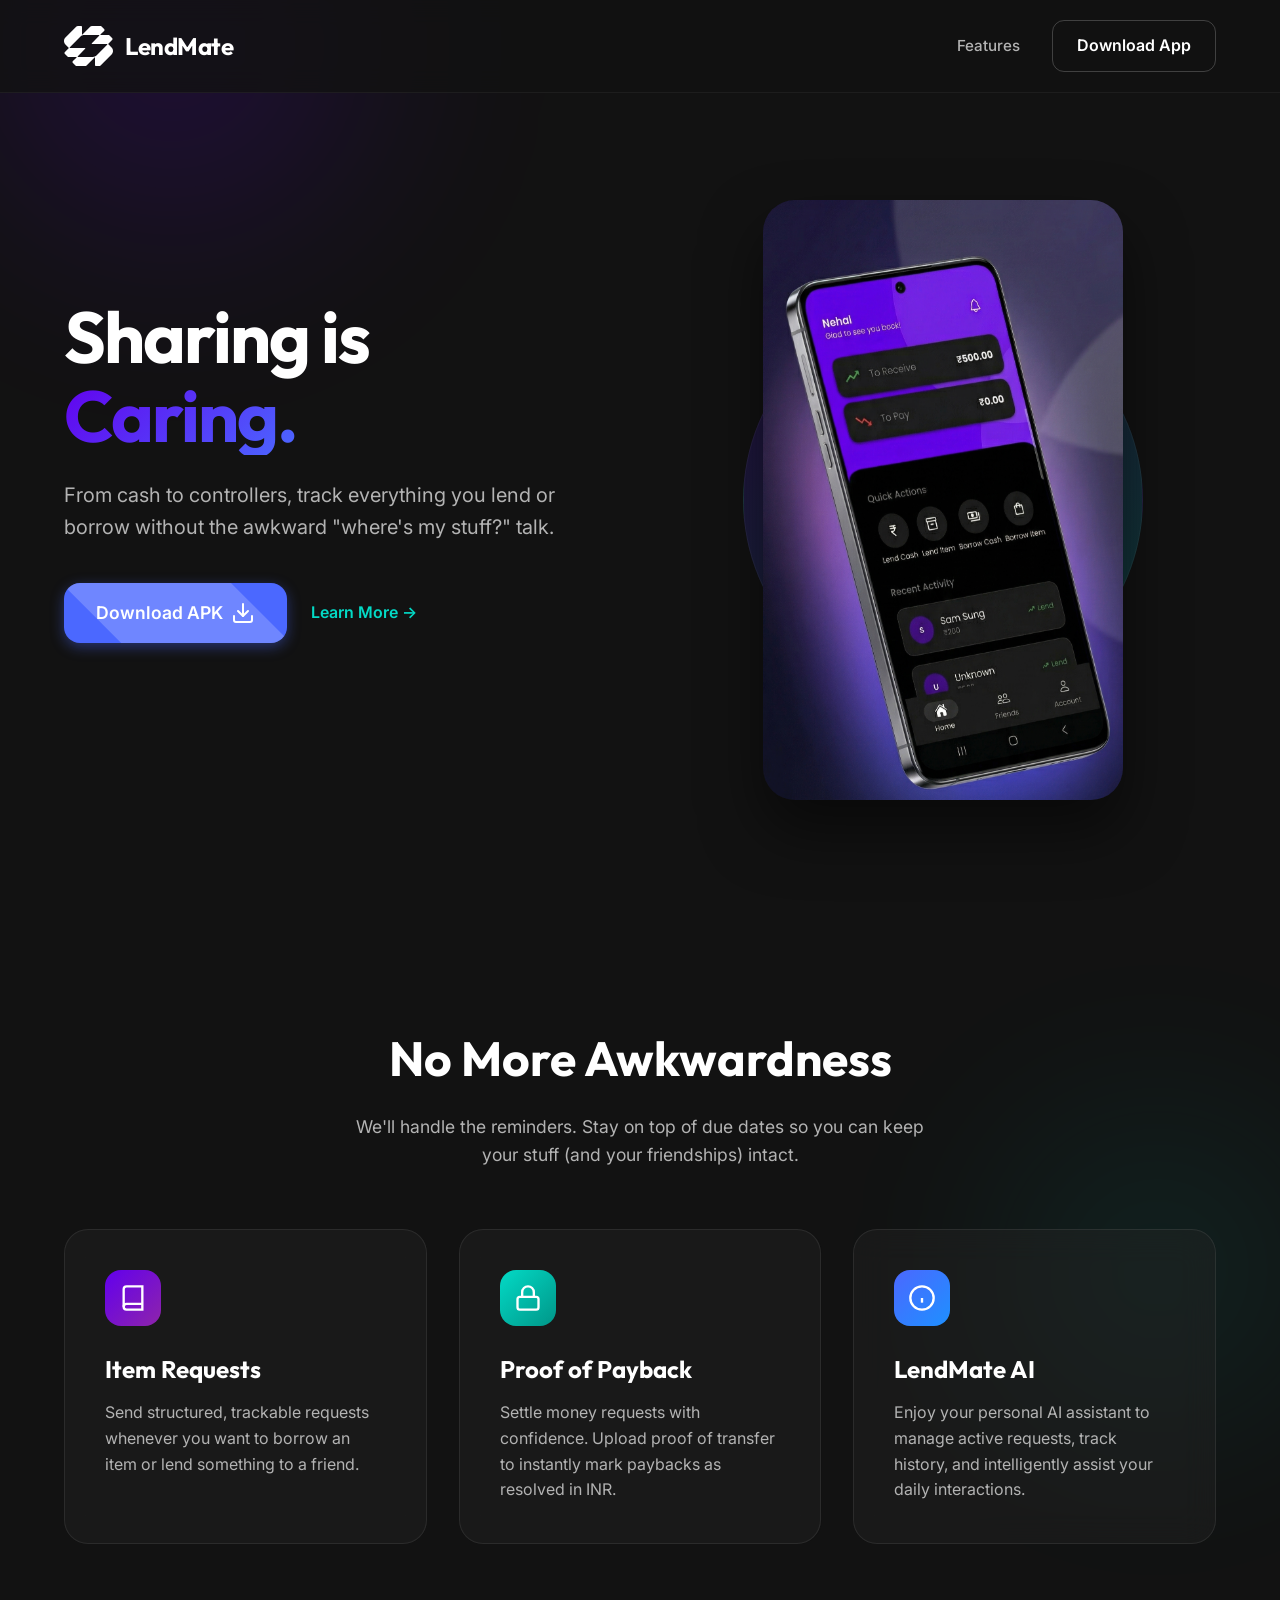
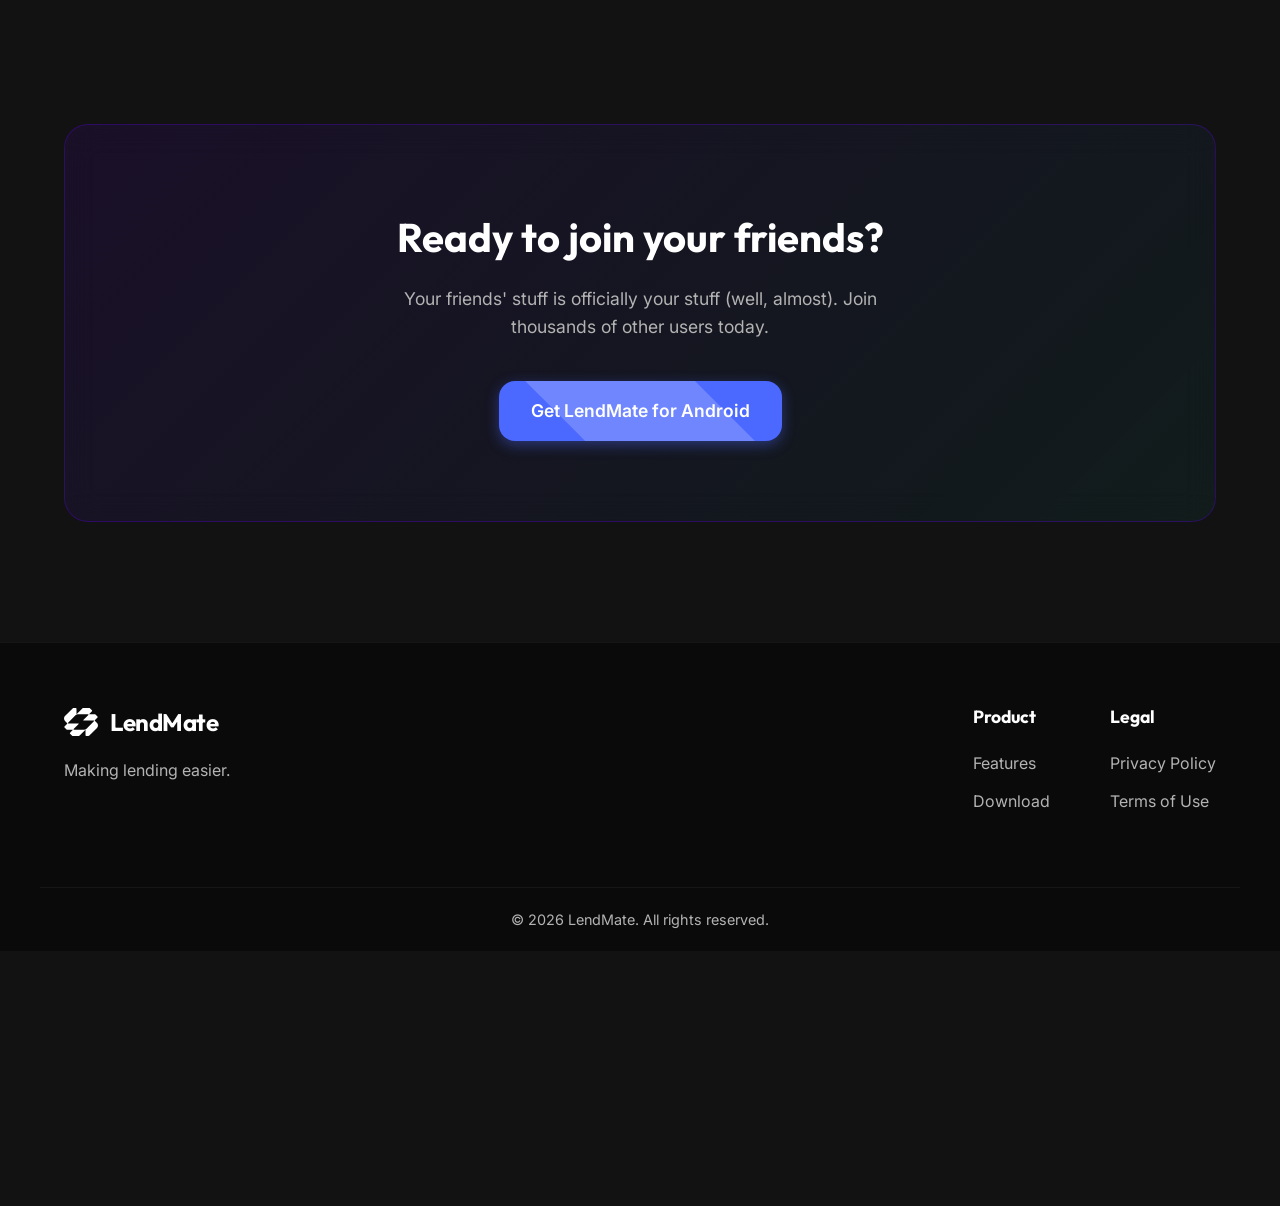
<file: index.html>
<!DOCTYPE html>
<html lang="en">

<head>
    <meta charset="UTF-8">
    <meta name="viewport" content="width=device-width, initial-scale=1.0">
    <title>LendMate - Tracking your loans made easy</title>
    <meta name="description"
        content="LendMate: From cash to controllers, track everything you lend or borrow without the awkward 'where's my stuff?' talk.">

    <!-- Google Fonts -->
    <link rel="preconnect" href="https://fonts.googleapis.com">
    <link rel="preconnect" href="https://fonts.gstatic.com" crossorigin>
    <link
        href="https://fonts.googleapis.com/css2?family=Inter:wght@300;400;600;700&family=Outfit:wght@500;700;800&display=swap"
        rel="stylesheet">

    <!-- Stylesheet -->
    <link rel="stylesheet" href="style.css">
</head>

<body>
    <div class="blob blob-1"></div>
    <div class="blob blob-2"></div>
    <div class="blob blob-3"></div>

    <!-- Navigation -->
    <header class="navbar">
        <div class="container nav-content">
            <div class="brand">
                <a href="index.html" style="display: flex; align-items: center; gap: 12px;">
                    <img src="assets/logo-dark.svg" class="logo-img" alt="LM Logo">
                    <span class="logo-text">LendMate</span>
                </a>
            </div>
            <nav class="nav-links">
                <a href="#features">Features</a>
                <a href="https://drive.google.com/uc?export=download&id=1rO1PxQbgsBzQCwgZxKwjbpkB0mTerB1Z"
                    class="btn btn-outline" id="nav-download-btn">Download App</a>
            </nav>
            <button class="menu-toggle" id="menu-toggle" aria-label="Toggle Menu">
                <svg viewBox="0 0 24 24" fill="none" stroke="currentColor" stroke-width="2" stroke-linecap="round"
                    stroke-linejoin="round">
                    <line x1="3" y1="12" x2="21" y2="12"></line>
                    <line x1="3" y1="6" x2="21" y2="6"></line>
                    <line x1="3" y1="18" x2="21" y2="18"></line>
                </svg>
            </button>
        </div>
    </header>

    <!-- Hero Section -->
    <section class="hero container">
        <div class="hero-content fade-in-up">
            <h1 class="hero-title">Sharing is <br> <span class="text-gradient">Caring.</span></h1>
            <p class="hero-subtitle">
                From cash to controllers, track everything you lend or borrow without the awkward "where's my stuff?"
                talk.
            </p>
            <div class="hero-actions">
                <a href="https://drive.google.com/uc?export=download&id=1rO1PxQbgsBzQCwgZxKwjbpkB0mTerB1Z"
                    class="btn btn-primary btn-large glow-effect">
                    Download APK
                    <svg width="24" height="24" viewBox="0 0 24 24" fill="none" stroke="currentColor" stroke-width="2"
                        stroke-linecap="round" stroke-linejoin="round" class="icon">
                        <path d="M21 15v4a2 2 0 0 1-2 2H5a2 2 0 0 1-2-2v-4"></path>
                        <polyline points="7 10 12 15 17 10"></polyline>
                        <line x1="12" y1="15" x2="12" y2="3"></line>
                    </svg>
                </a>
                <a href="#features" class="btn btn-text">Learn More →</a>
            </div>

            <!-- Stats container removed since app is not live yet -->
        </div>

        <div class="hero-image-wrapper fade-in-up delay-1">
            <div class="glass-orb"></div>
            <img src="assets/lendmate_hero.png" alt="LendMate App showing To Receive and To Pay cards"
                class="hero-image float-animation">
        </div>
    </section>

    <!-- Features Section -->
    <section id="features" class="features container">
        <div class="section-header fade-in-up">
            <h2 class="section-title">No More Awkwardness</h2>
            <p class="section-subtitle">We'll handle the reminders. Stay on top of due dates so you can keep your stuff
                (and your friendships) intact.</p>
        </div>

        <div class="features-grid">
            <div class="feature-card glass-panel fade-in-up">
                <div class="feature-icon bg-purple">
                    <svg viewBox="0 0 24 24" fill="none" stroke="currentColor" stroke-width="2">
                        <path d="M4 19.5A2.5 2.5 0 0 1 6.5 17H20"></path>
                        <path d="M6.5 2H20v20H6.5A2.5 2.5 0 0 1 4 19.5v-15A2.5 2.5 0 0 1 6.5 2z"></path>
                    </svg>
                </div>
                <h3 class="feature-title">Item Requests</h3>
                <p class="feature-desc">Send structured, trackable requests whenever you want to borrow an item or lend
                    something to a friend.</p>
            </div>

            <div class="feature-card glass-panel fade-in-up delay-1">
                <div class="feature-icon bg-teal">
                    <svg viewBox="0 0 24 24" fill="none" stroke="currentColor" stroke-width="2">
                        <rect x="3" y="11" width="18" height="11" rx="2" ry="2"></rect>
                        <path d="M7 11V7a5 5 0 0 1 10 0v4"></path>
                    </svg>
                </div>
                <h3 class="feature-title">Proof of Payback</h3>
                <p class="feature-desc">Settle money requests with confidence. Upload proof of transfer to instantly
                    mark paybacks as resolved in INR.</p>
            </div>

            <div class="feature-card glass-panel fade-in-up delay-2">
                <div class="feature-icon bg-blue">
                    <svg viewBox="0 0 24 24" fill="none" stroke="currentColor" stroke-width="2">
                        <path d="M12 2a10 10 0 1 0 0 20 10 10 0 1 0 0-20z"></path>
                        <path d="M12 16v-4"></path>
                        <path d="M12 8h.01"></path>
                    </svg>
                </div>
                <h3 class="feature-title">LendMate AI</h3>
                <p class="feature-desc">Enjoy your personal AI assistant to manage active requests, track history, and
                    intelligently assist your daily interactions.</p>
            </div>
        </div>
    </section>

    <!-- Bottom CTA -->
    <section class="cta-section container">
        <div class="cta-card glass-panel fade-in-up">
            <h2>Ready to join your friends?</h2>
            <p>Your friends' stuff is officially your stuff (well, almost). Join thousands of other users today.</p>
            <a href="https://drive.google.com/uc?export=download&id=1rO1PxQbgsBzQCwgZxKwjbpkB0mTerB1Z"
                class="btn btn-primary btn-large cta-btn glow-effect">
                Get LendMate for Android
            </a>
        </div>
    </section>

    <!-- Footer -->
    <footer class="footer">
        <div class="container footer-content">
            <div class="footer-brand">
                <div class="brand">
                    <img src="assets/logo-dark.svg" class="logo-img small" alt="LM Logo">
                    <span class="logo-text">LendMate</span>
                </div>
                <p class="footer-tagline">Making lending easier.</p>
            </div>
            <div class="footer-links">
                <div class="link-column">
                    <h4>Product</h4>
                    <a href="#features">Features</a>
                    <a href="#">Download</a>
                </div>
                <div class="link-column">
                    <h4>Legal</h4>
                    <a href="privacy.html">Privacy Policy</a>
                    <a href="terms.html">Terms of Use</a>
                </div>
            </div>
        </div>
        <div class="container footer-bottom">
            <p>&copy; 2026 LendMate. All rights reserved.</p>
        </div>
    </footer>

    <!-- Scripts -->
    <script src="script.js"></script>
</body>

</html>
</file>
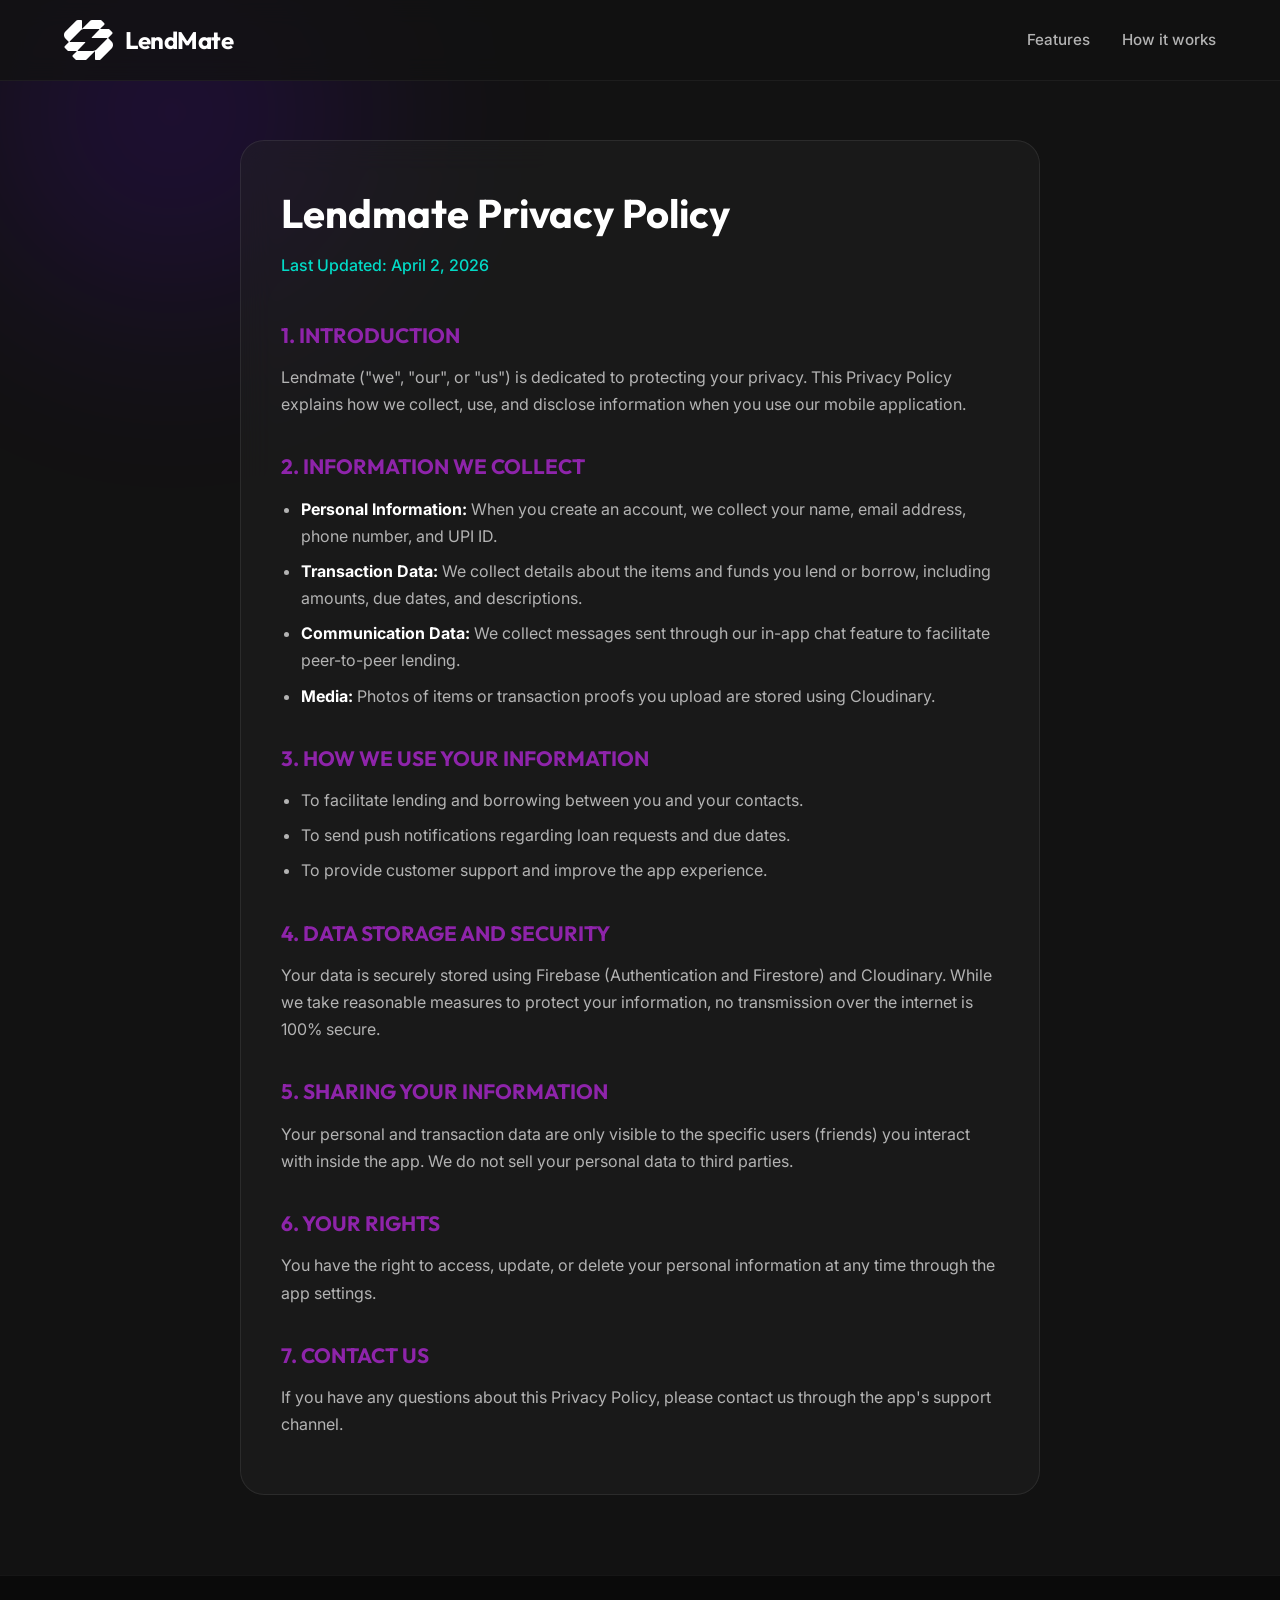
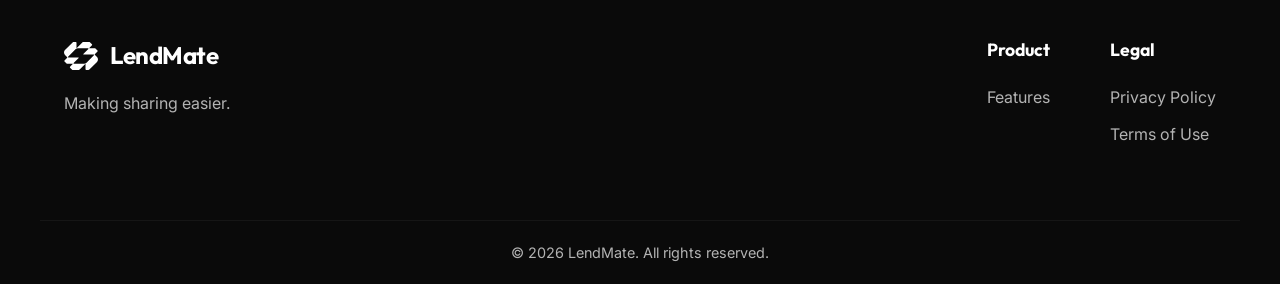
<file: privacy.html>
<!DOCTYPE html>
<html lang="en">
<head>
    <meta charset="UTF-8">
    <meta name="viewport" content="width=device-width, initial-scale=1.0">
    <title>Privacy Policy - LendMate</title>
    <link href="https://fonts.googleapis.com/css2?family=Inter:wght@300;400;600;700&family=Outfit:wght@500;700;800&display=swap" rel="stylesheet">
    <link rel="stylesheet" href="style.css">
</head>
<body>
    <div class="blob blob-1"></div>

    <!-- Navigation -->
    <header class="navbar">
        <div class="container nav-content">
            <div class="brand">
                <a href="index.html" style="display: flex; align-items: center; gap: 12px;">
                    <img src="assets/logo-dark.svg" class="logo-img" alt="LM Logo">
                    <span class="logo-text">LendMate</span>
                </a>
            </div>
            <nav class="nav-links">
                <a href="index.html#features">Features</a>
                <a href="index.html#how-it-works">How it works</a>
            </nav>
        </div>
    </header>

    <!-- Legal Section -->
    <section class="container legal-section glass-panel">
        <h1 class="legal-title">Lendmate Privacy Policy</h1>
        <p class="legal-date">Last Updated: April 2, 2026</p>

        <div class="legal-content">
            <h3>1. INTRODUCTION</h3>
            <p>Lendmate ("we", "our", or "us") is dedicated to protecting your privacy. This Privacy Policy explains how we collect, use, and disclose information when you use our mobile application.</p>

            <h3>2. INFORMATION WE COLLECT</h3>
            <ul>
                <li><strong>Personal Information:</strong> When you create an account, we collect your name, email address, phone number, and UPI ID.</li>
                <li><strong>Transaction Data:</strong> We collect details about the items and funds you lend or borrow, including amounts, due dates, and descriptions.</li>
                <li><strong>Communication Data:</strong> We collect messages sent through our in-app chat feature to facilitate peer-to-peer lending.</li>
                <li><strong>Media:</strong> Photos of items or transaction proofs you upload are stored using Cloudinary.</li>
            </ul>

            <h3>3. HOW WE USE YOUR INFORMATION</h3>
            <ul>
                <li>To facilitate lending and borrowing between you and your contacts.</li>
                <li>To send push notifications regarding loan requests and due dates.</li>
                <li>To provide customer support and improve the app experience.</li>
            </ul>

            <h3>4. DATA STORAGE AND SECURITY</h3>
            <p>Your data is securely stored using Firebase (Authentication and Firestore) and Cloudinary. While we take reasonable measures to protect your information, no transmission over the internet is 100% secure.</p>

            <h3>5. SHARING YOUR INFORMATION</h3>
            <p>Your personal and transaction data are only visible to the specific users (friends) you interact with inside the app. We do not sell your personal data to third parties.</p>

            <h3>6. YOUR RIGHTS</h3>
            <p>You have the right to access, update, or delete your personal information at any time through the app settings.</p>

            <h3>7. CONTACT US</h3>
            <p>If you have any questions about this Privacy Policy, please contact us through the app's support channel.</p>
        </div>
    </section>

    <!-- Footer -->
    <footer class="footer">
        <div class="container footer-content">
            <div class="footer-brand">
                <div class="brand">
                    <img src="assets/logo-dark.svg" class="logo-img small" alt="LM Logo">
                    <span class="logo-text">LendMate</span>
                </div>
                <p class="footer-tagline">Making sharing easier.</p>
            </div>
            <div class="footer-links">
                <div class="link-column">
                    <h4>Product</h4>
                    <a href="index.html#features">Features</a>
                </div>
                <div class="link-column">
                    <h4>Legal</h4>
                    <a href="privacy.html">Privacy Policy</a>
                    <a href="terms.html">Terms of Use</a>
                </div>
            </div>
        </div>
        <div class="container footer-bottom">
            <p>&copy; 2026 LendMate. All rights reserved.</p>
        </div>
    </footer>
    <script src="script.js"></script>
</body>
</html>
</file>
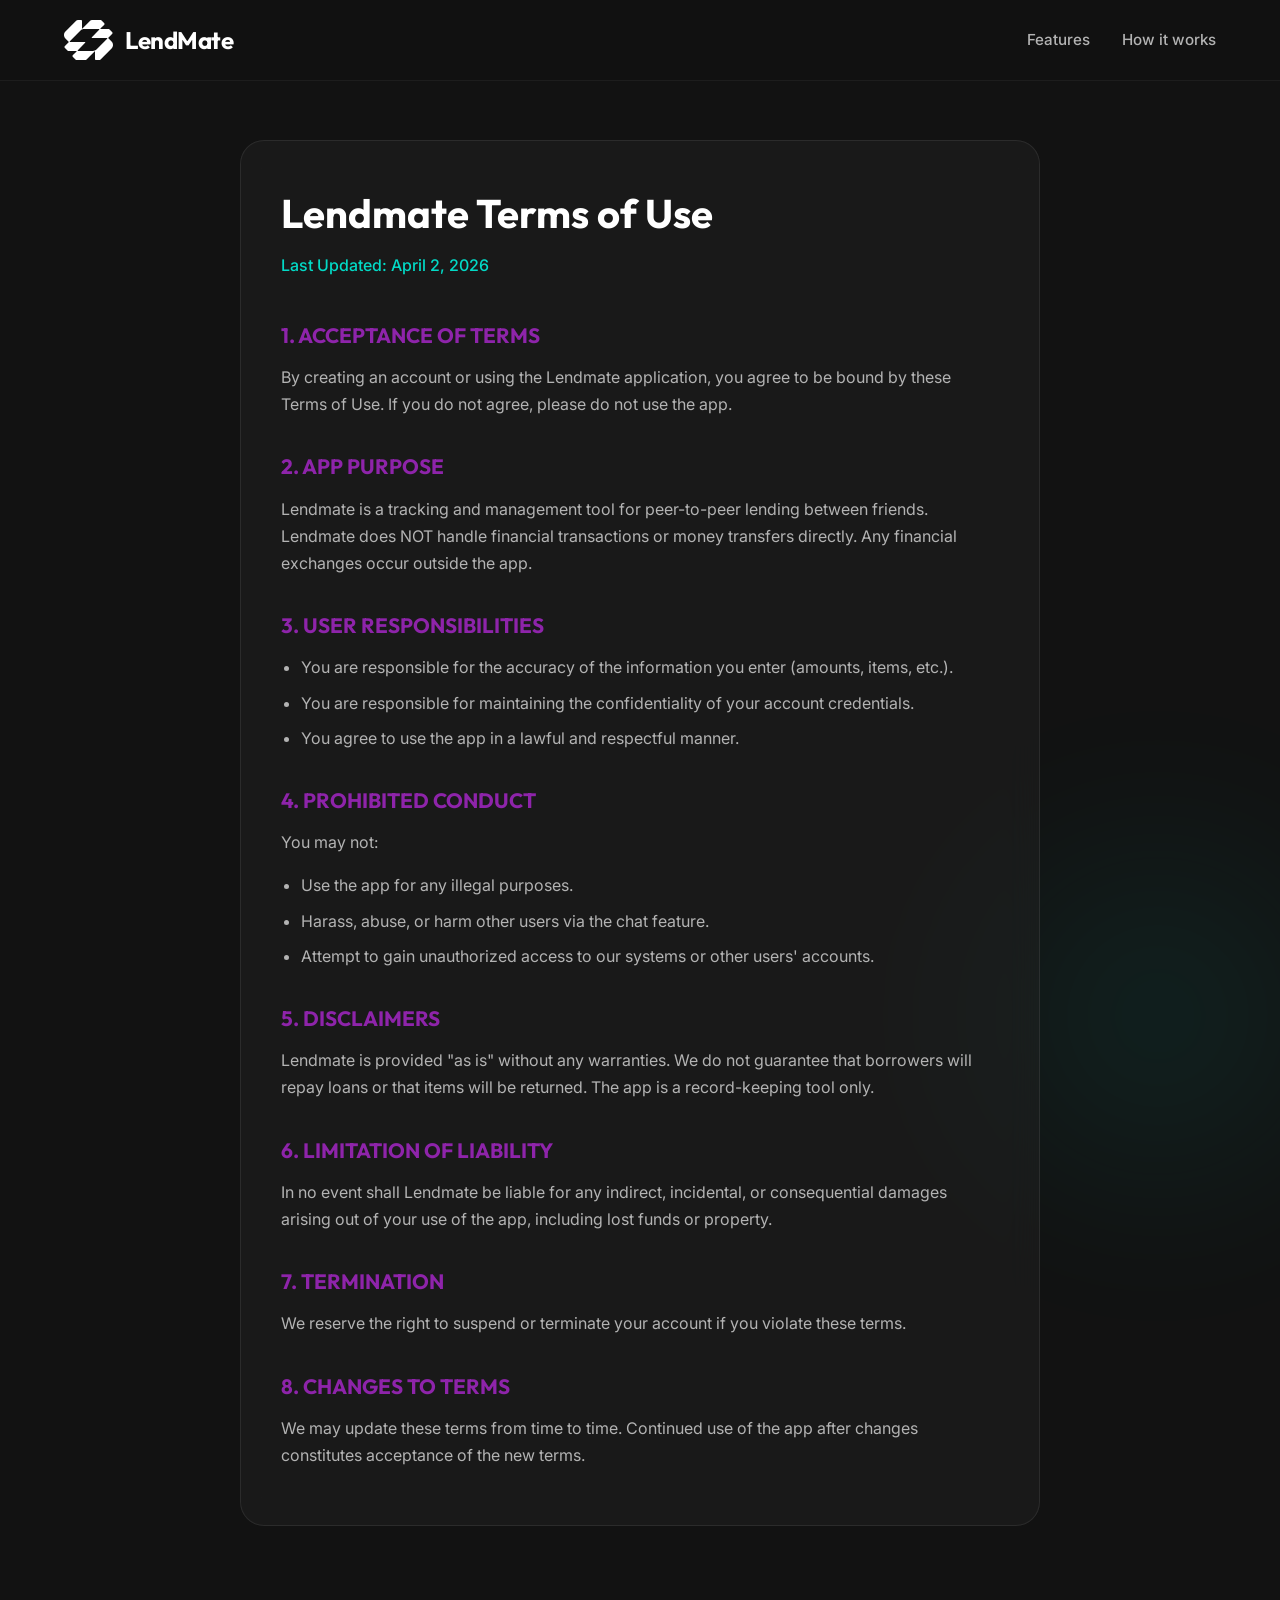
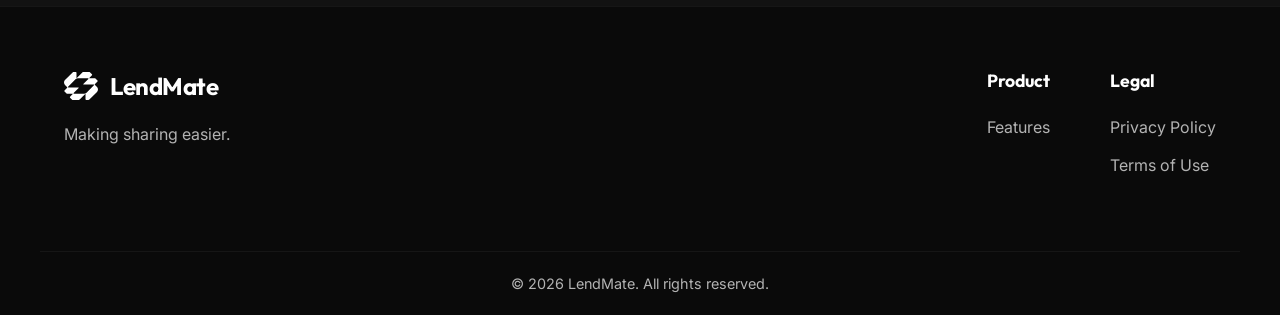
<file: terms.html>
<!DOCTYPE html>
<html lang="en">
<head>
    <meta charset="UTF-8">
    <meta name="viewport" content="width=device-width, initial-scale=1.0">
    <title>Terms of Use - LendMate</title>
    <link href="https://fonts.googleapis.com/css2?family=Inter:wght@300;400;600;700&family=Outfit:wght@500;700;800&display=swap" rel="stylesheet">
    <link rel="stylesheet" href="style.css">
</head>
<body>
    <div class="blob blob-2"></div>

    <!-- Navigation -->
    <header class="navbar">
        <div class="container nav-content">
            <div class="brand">
                <a href="index.html" style="display: flex; align-items: center; gap: 12px;">
                    <img src="assets/logo-dark.svg" class="logo-img" alt="LM Logo">
                    <span class="logo-text">LendMate</span>
                </a>
            </div>
            <nav class="nav-links">
                <a href="index.html#features">Features</a>
                <a href="index.html#how-it-works">How it works</a>
            </nav>
        </div>
    </header>

    <!-- Legal Section -->
    <section class="container legal-section glass-panel">
        <h1 class="legal-title">Lendmate Terms of Use</h1>
        <p class="legal-date">Last Updated: April 2, 2026</p>

        <div class="legal-content">
            <h3>1. ACCEPTANCE OF TERMS</h3>
            <p>By creating an account or using the Lendmate application, you agree to be bound by these Terms of Use. If you do not agree, please do not use the app.</p>

            <h3>2. APP PURPOSE</h3>
            <p>Lendmate is a tracking and management tool for peer-to-peer lending between friends. Lendmate does NOT handle financial transactions or money transfers directly. Any financial exchanges occur outside the app.</p>

            <h3>3. USER RESPONSIBILITIES</h3>
            <ul>
                <li>You are responsible for the accuracy of the information you enter (amounts, items, etc.).</li>
                <li>You are responsible for maintaining the confidentiality of your account credentials.</li>
                <li>You agree to use the app in a lawful and respectful manner.</li>
            </ul>

            <h3>4. PROHIBITED CONDUCT</h3>
            <p>You may not:</p>
            <ul>
                <li>Use the app for any illegal purposes.</li>
                <li>Harass, abuse, or harm other users via the chat feature.</li>
                <li>Attempt to gain unauthorized access to our systems or other users' accounts.</li>
            </ul>

            <h3>5. DISCLAIMERS</h3>
            <p>Lendmate is provided "as is" without any warranties. We do not guarantee that borrowers will repay loans or that items will be returned. The app is a record-keeping tool only.</p>

            <h3>6. LIMITATION OF LIABILITY</h3>
            <p>In no event shall Lendmate be liable for any indirect, incidental, or consequential damages arising out of your use of the app, including lost funds or property.</p>

            <h3>7. TERMINATION</h3>
            <p>We reserve the right to suspend or terminate your account if you violate these terms.</p>

            <h3>8. CHANGES TO TERMS</h3>
            <p>We may update these terms from time to time. Continued use of the app after changes constitutes acceptance of the new terms.</p>
        </div>
    </section>

    <!-- Footer -->
    <footer class="footer">
        <div class="container footer-content">
            <div class="footer-brand">
                <div class="brand">
                    <img src="assets/logo-dark.svg" class="logo-img small" alt="LM Logo">
                    <span class="logo-text">LendMate</span>
                </div>
                <p class="footer-tagline">Making sharing easier.</p>
            </div>
            <div class="footer-links">
                <div class="link-column">
                    <h4>Product</h4>
                    <a href="index.html#features">Features</a>
                </div>
                <div class="link-column">
                    <h4>Legal</h4>
                    <a href="privacy.html">Privacy Policy</a>
                    <a href="terms.html">Terms of Use</a>
                </div>
            </div>
        </div>
        <div class="container footer-bottom">
            <p>&copy; 2026 LendMate. All rights reserved.</p>
        </div>
    </footer>
    <script src="script.js"></script>
</body>
</html>
</file>
<file: style.css>
/* 
   LendMate Landing Webpage Style
   Tech: Vanilla CSS 
*/

:root {
    /* Brand Colors mirroring app's AppColors */
    --primary: #6200EE;
    --primary-light: #8E24AA;
    --secondary: #03DAC6;
    --accent: #FF5722;
    
    /* Background & Surface */
    --bg-dark: #121212;
    --bg-surface: #272727;
    --bg-surface-glass: rgba(39, 39, 39, 0.4);
    
    /* Buttons */
    --btn-primary: #4B68FF;
    --btn-primary-hover: #5A75FF;
    
    /* Text */
    --text-primary: #FFFFFF;
    --text-secondary: #B3B3B3;
    
    /* Aesthetics / Effects */
    --gradient-brand: linear-gradient(135deg, var(--primary) 0%, var(--btn-primary) 100%);
    --shadow-glow: 0 0 24px rgba(75, 104, 255, 0.4);
    --border-radius: 16px;
    --border-radius-lg: 24px;
    --glass-border: 1px solid rgba(255, 255, 255, 0.08);
}

/* Reset & Basics */
* {
    margin: 0;
    padding: 0;
    box-sizing: border-box;
}

html {
    scroll-behavior: smooth;
    overflow-x: hidden;
    width: 100%;
}

body {
    font-family: 'Inter', sans-serif;
    background-color: var(--bg-dark);
    color: var(--text-primary);
    line-height: 1.6;
    overflow-x: hidden;
    width: 100%;
    position: relative;
}

h1, h2, h3, h4, .logo-text {
    font-family: 'Outfit', sans-serif;
    font-weight: 700;
}

a {
    text-decoration: none;
    color: inherit;
    transition: all 0.3s ease;
}

.container {
    max-width: 1200px;
    margin: 0 auto;
    padding: 0 24px;
}

/* Typography Utilities */
.text-gradient {
    background: var(--gradient-brand);
    -webkit-background-clip: text;
    background-clip: text;
    -webkit-text-fill-color: transparent;
    display: inline-block;
}

/* Background Blobs for Visual Aesthetics */
.blob {
    position: absolute;
    filter: blur(80px);
    border-radius: 50%;
    z-index: -1;
    opacity: 0.5;
    animation: pulse 8s infinite alternate;
}

.blob-1 {
    top: -10%;
    left: -10%;
    width: 600px;
    height: 600px;
    background: radial-gradient(circle, rgba(98,0,238,0.4) 0%, rgba(18,18,18,0) 70%);
}

.blob-2 {
    top: 40%;
    right: -10%;
    width: 500px;
    height: 500px;
    background: radial-gradient(circle, rgba(3,218,198,0.2) 0%, rgba(18,18,18,0) 70%);
    animation-delay: 2s;
}

.blob-3 {
    bottom: -10%;
    left: 20%;
    width: 400px;
    height: 400px;
    background: radial-gradient(circle, rgba(75,104,255,0.3) 0%, rgba(18,18,18,0) 70%);
    animation-delay: 4s;
}

/* Navigation */
.navbar {
    position: fixed;
    top: 0;
    left: 0;
    width: 100%;
    padding: 20px 0;
    background: rgba(18, 18, 18, 0.8);
    backdrop-filter: blur(12px);
    -webkit-backdrop-filter: blur(12px);
    z-index: 100;
    border-bottom: 1px solid rgba(255, 255, 255, 0.05);
}

.nav-content {
    display: flex;
    justify-content: space-between;
    align-items: center;
}

.brand {
    display: flex;
    align-items: center;
    gap: 12px;
}

.logo-img {
    height: 40px;
    width: auto;
    object-fit: contain;
}

.logo-img.small {
    height: 28px;
}

.logo-text {
    font-size: 1.5rem;
    letter-spacing: -0.5px;
}

.nav-links {
    display: flex;
    align-items: center;
    gap: 32px;
}

.nav-links a:not(.btn) {
    font-size: 0.95rem;
    font-weight: 500;
    color: var(--text-secondary);
}

.nav-links a:not(.btn):hover {
    color: var(--text-primary);
}

/* Buttons */
.btn {
    display: inline-flex;
    align-items: center;
    justify-content: center;
    padding: 12px 24px;
    border-radius: 12px;
    font-weight: 600;
    font-family: 'Inter', sans-serif;
    cursor: pointer;
    gap: 8px;
}

.btn-large {
    padding: 16px 32px;
    font-size: 1.1rem;
    border-radius: 16px;
}

.btn-primary {
    background: var(--btn-primary);
    color: white;
    border: none;
    box-shadow: 0 4px 14px rgba(75, 104, 255, 0.4);
}

.btn-primary:hover {
    background: var(--btn-primary-hover);
    transform: translateY(-2px);
    box-shadow: 0 6px 20px rgba(75, 104, 255, 0.6);
}

.btn-outline {
    background: transparent;
    border: 1px solid rgba(255, 255, 255, 0.2);
    color: var(--text-primary);
}

.btn-outline:hover {
    background: rgba(255, 255, 255, 0.1);
    border-color: rgba(255, 255, 255, 0.4);
}

.btn-text {
    color: var(--secondary);
    font-weight: 600;
    padding: 12px 0;
}

.btn-text:hover {
    color: #4DFFE8;
}

.glow-effect {
    position: relative;
    overflow: hidden;
}

.glow-effect::after {
    content: '';
    position: absolute;
    top: -50%;
    left: -50%;
    width: 200%;
    height: 200%;
    background: rgba(255,255,255,0.2);
    transform: rotate(45deg);
    animation: shimmer 3s infinite;
}

@keyframes shimmer {
    0% { transform: translateX(-100%) rotate(45deg); }
    100% { transform: translateX(100%) rotate(45deg); }
}

/* Hero Section */
.hero {
    min-height: 100vh;
    display: flex;
    align-items: center;
    justify-content: space-between;
    padding-top: 100px;
    gap: 60px;
}

.hero-content {
    flex: 1;
    max-width: 600px;
}

.hero-title {
    font-size: 4.5rem;
    line-height: 1.1;
    margin-bottom: 24px;
    letter-spacing: -2px;
}

.hero-subtitle {
    font-size: 1.25rem;
    color: var(--text-secondary);
    margin-bottom: 40px;
    max-width: 500px;
}

.hero-actions {
    display: flex;
    align-items: center;
    gap: 24px;
    margin-bottom: 60px;
}

.stats-container {
    display: flex;
    gap: 40px;
}

.stat-card h3 {
    font-size: 2rem;
    color: var(--secondary);
    margin-bottom: 4px;
}

.stat-card p {
    font-size: 0.9rem;
    color: var(--text-secondary);
    text-transform: uppercase;
    letter-spacing: 1px;
}

.hero-image-wrapper {
    flex: 1;
    position: relative;
    display: flex;
    justify-content: center;
    align-items: center;
    width: 100%;
}

.glass-orb {
    position: absolute;
    width: 400px;
    height: 400px;
    border-radius: 50%;
    background: linear-gradient(135deg, rgba(98,0,238,0.2) 0%, rgba(3,218,198,0.2) 100%);
    backdrop-filter: blur(20px);
    -webkit-backdrop-filter: blur(20px);
    border: 1px solid rgba(255,255,255,0.05);
    z-index: -1;
}

.hero-image {
    max-width: 100%;
    max-height: 600px;
    object-fit: contain;
    border-radius: 32px;
    box-shadow: 0 30px 60px rgba(0,0,0,0.5);
    z-index: 1;
}

.float-animation {
    animation: float 6s ease-in-out infinite;
}

@keyframes float {
    0% { transform: translateY(0px); }
    50% { transform: translateY(-20px); }
    100% { transform: translateY(0px); }
}

/* Glassmorphism Panel Utilities */
.glass-panel {
    background: var(--bg-surface-glass);
    backdrop-filter: blur(16px);
    -webkit-backdrop-filter: blur(16px);
    border: var(--glass-border);
    border-radius: var(--border-radius-lg);
    padding: 40px;
    transition: transform 0.3s ease, border-color 0.3s ease;
}

.glass-panel:hover {
    transform: translateY(-5px);
    border-color: rgba(255, 255, 255, 0.15);
}

/* Features Section */
.features {
    padding: 120px 24px;
}

.section-header {
    text-align: center;
    max-width: 600px;
    margin: 0 auto 60px auto;
}

.section-title {
    font-size: 3rem;
    margin-bottom: 16px;
}

.section-subtitle {
    font-size: 1.1rem;
    color: var(--text-secondary);
}

.features-grid {
    display: grid;
    grid-template-columns: repeat(auto-fit, minmax(300px, 1fr));
    gap: 32px;
}

.feature-icon {
    width: 56px;
    height: 56px;
    border-radius: 16px;
    display: flex;
    align-items: center;
    justify-content: center;
    margin-bottom: 24px;
}

.feature-icon svg {
    width: 28px;
    height: 28px;
    color: white;
}

.bg-purple { background: linear-gradient(135deg, var(--primary), #8E24AA); }
.bg-teal { background: linear-gradient(135deg, var(--secondary), #009688); }
.bg-blue { background: linear-gradient(135deg, var(--btn-primary), #1E90FF); }

.feature-title {
    font-size: 1.5rem;
    margin-bottom: 12px;
}

.feature-desc {
    color: var(--text-secondary);
    line-height: 1.6;
}

/* CTA Section */
.cta-section {
    padding: 60px 24px 120px;
}

.cta-card {
    text-align: center;
    background: linear-gradient(135deg, rgba(98, 0, 238, 0.1) 0%, rgba(3, 218, 198, 0.05) 100%);
    border: 1px solid rgba(98, 0, 238, 0.3);
    padding: 80px 40px;
}

.cta-card h2 {
    font-size: 2.5rem;
    margin-bottom: 16px;
}

.cta-card p {
    color: var(--text-secondary);
    font-size: 1.1rem;
    margin-bottom: 40px;
    max-width: 500px;
    margin-left: auto;
    margin-right: auto;
}

/* Footer */
.footer {
    border-top: 1px solid rgba(255, 255, 255, 0.05);
    padding: 60px 0 20px;
    background: #0a0a0a;
}

.footer-content {
    display: flex;
    justify-content: space-between;
    margin-bottom: 60px;
    flex-wrap: wrap;
    gap: 40px;
}

.footer-brand {
    max-width: 300px;
}

.footer-tagline {
    margin-top: 16px;
    color: var(--text-secondary);
}

.footer-links {
    display: flex;
    gap: 60px;
}

.link-column h4 {
    font-size: 1.1rem;
    margin-bottom: 20px;
}

.link-column a {
    display: block;
    color: var(--text-secondary);
    margin-bottom: 12px;
}

    .link-column a:hover {
        color: var(--secondary);
    }
    
    .footer-bottom {
        text-align: center;
        color: var(--text-secondary);
        font-size: 0.9rem;
        padding-top: 20px;
        border-top: 1px solid rgba(255, 255, 255, 0.05);
    }
    
    /* Legal Pages */
    .legal-section {
        margin-top: 140px;
        margin-bottom: 80px;
        max-width: 800px;
    }
    
    .legal-title {
        font-size: 2.5rem;
        margin-bottom: 8px;
    }
    
    .legal-date {
        color: var(--secondary);
        margin-bottom: 40px;
        font-weight: 500;
    }
    
    .legal-content h3 {
        margin-top: 32px;
        margin-bottom: 12px;
        font-size: 1.3rem;
        color: var(--primary-light);
    }
    
    .legal-content p {
        margin-bottom: 16px;
        color: var(--text-secondary);
        line-height: 1.7;
    }
    
    .legal-content ul {
        margin-bottom: 16px;
        padding-left: 20px;
        color: var(--text-secondary);
        line-height: 1.7;
    }
    
    .legal-content li {
        margin-bottom: 8px;
    }
    
    .legal-content li strong {
        color: var(--text-primary);
    }

/* Animations (Scroll Triggered) */
.fade-in-up {
    opacity: 0;
    transform: translateY(30px);
    transition: opacity 0.8s ease, transform 0.8s cubic-bezier(0.16, 1, 0.3, 1);
}

.fade-in-up.visible {
    opacity: 1;
    transform: translateY(0);
}

.delay-1 { transition-delay: 0.15s; }
.delay-2 { transition-delay: 0.3s; }

/* Responsive & Mobile Optimization */
.menu-toggle {
    display: none;
    background: transparent;
    border: none;
    color: var(--text-primary);
    cursor: pointer;
    padding: 8px;
    z-index: 1001;
}

.menu-toggle svg {
    width: 32px;
    height: 32px;
}

@media (max-width: 1024px) {
    .hero-title {
        font-size: 3.5rem;
    }
}

@media (max-width: 768px) {
    .menu-toggle {
        display: block;
    }

    .nav-links {
        position: fixed;
        top: 0;
        right: -100%;
        width: 80%;
        max-width: 300px;
        height: 100vh;
        background: rgba(18, 18, 18, 0.95);
        backdrop-filter: blur(20px);
        -webkit-backdrop-filter: blur(20px);
        flex-direction: column;
        justify-content: center;
        align-items: center;
        gap: 40px;
        transition: right 0.4s cubic-bezier(0.16, 1, 0.3, 1);
        box-shadow: -10px 0 30px rgba(0, 0, 0, 0.5);
        padding: 40px;
        z-index: 1000;
    }

    .nav-links.active {
        right: 0;
    }

    .nav-links a {
        font-size: 1.2rem !important;
    }

    .hero {
        flex-direction: column;
        text-align: center;
        padding-top: 140px;
        gap: 40px;
    }

    .hero-content {
        max-width: 100%;
    }

    .hero-title {
        font-size: 3rem;
    }

    .hero-subtitle {
        margin-left: auto;
        margin-right: auto;
    }

    .hero-actions {
        justify-content: center;
        flex-wrap: wrap;
    }

    .hero-image {
        max-width: 280px;
    }

    .glass-orb {
        width: 280px;
        height: 280px;
        left: 50%;
        top: 50%;
        transform: translate(-50%, -50%);
    }
    
    .blob {
        display: none; /* Hide large blobs on mobile to prevent overflow */
    }

    .section-title {
        font-size: 2.2rem;
    }

    .features-grid {
        grid-template-columns: 1fr;
    }

    .cta-card {
        padding: 60px 24px;
    }

    .cta-card h2 {
        font-size: 2rem;
    }

    .footer-content {
        flex-direction: column;
        align-items: center;
        text-align: center;
    }

    .footer-links {
        gap: 40px;
    }
}

@media (max-width: 480px) {
    .hero-title {
        font-size: 2.5rem;
    }
    
    .hero-actions .btn {
        width: 100%;
    }

    .btn-large {
        padding: 14px 24px;
    }
    
    .legal-title {
        font-size: 2rem;
    }
}

/* Animations (Scroll Triggered) */
.fade-in-up {
    opacity: 0;
    transform: translateY(30px);
    transition: opacity 0.8s ease, transform 0.8s cubic-bezier(0.16, 1, 0.3, 1);
}

.fade-in-up.visible {
    opacity: 1;
    transform: translateY(0);
}

.delay-1 { transition-delay: 0.15s; }
.delay-2 { transition-delay: 0.3s; }
</file>
